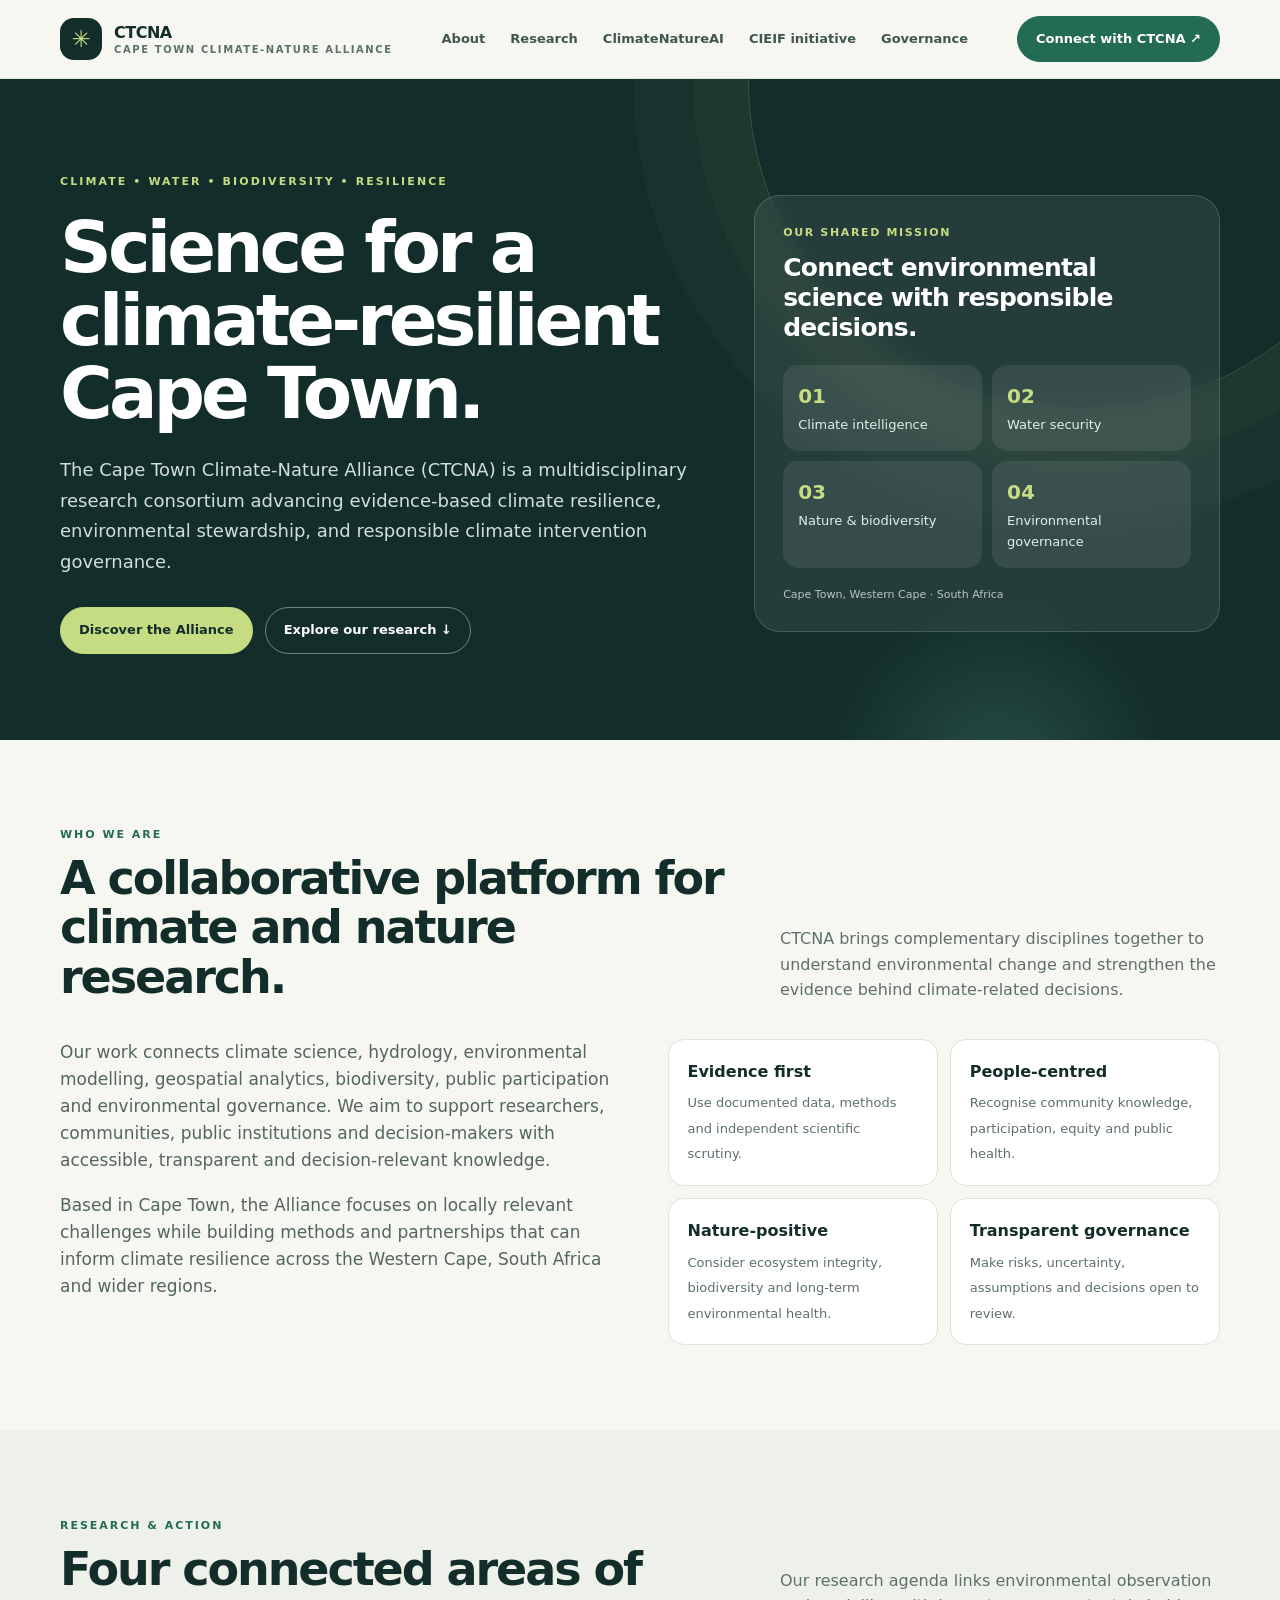
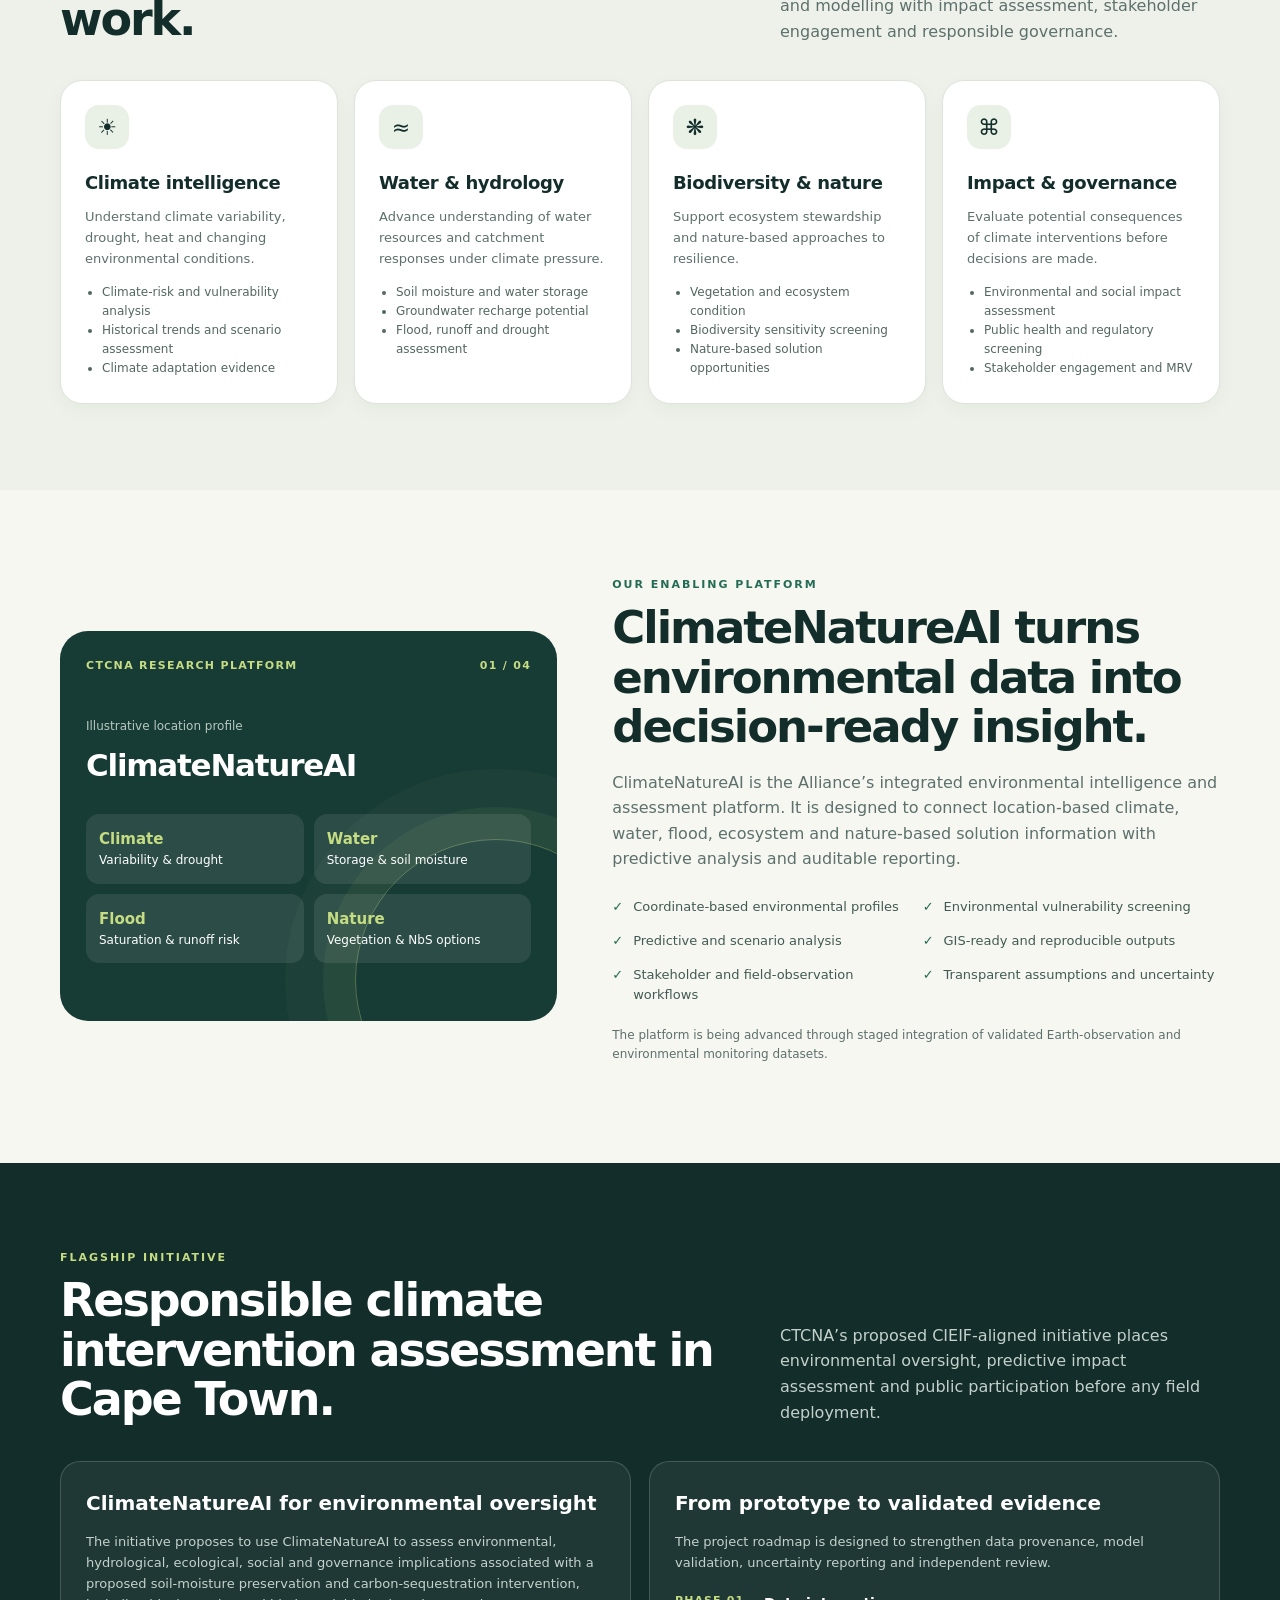
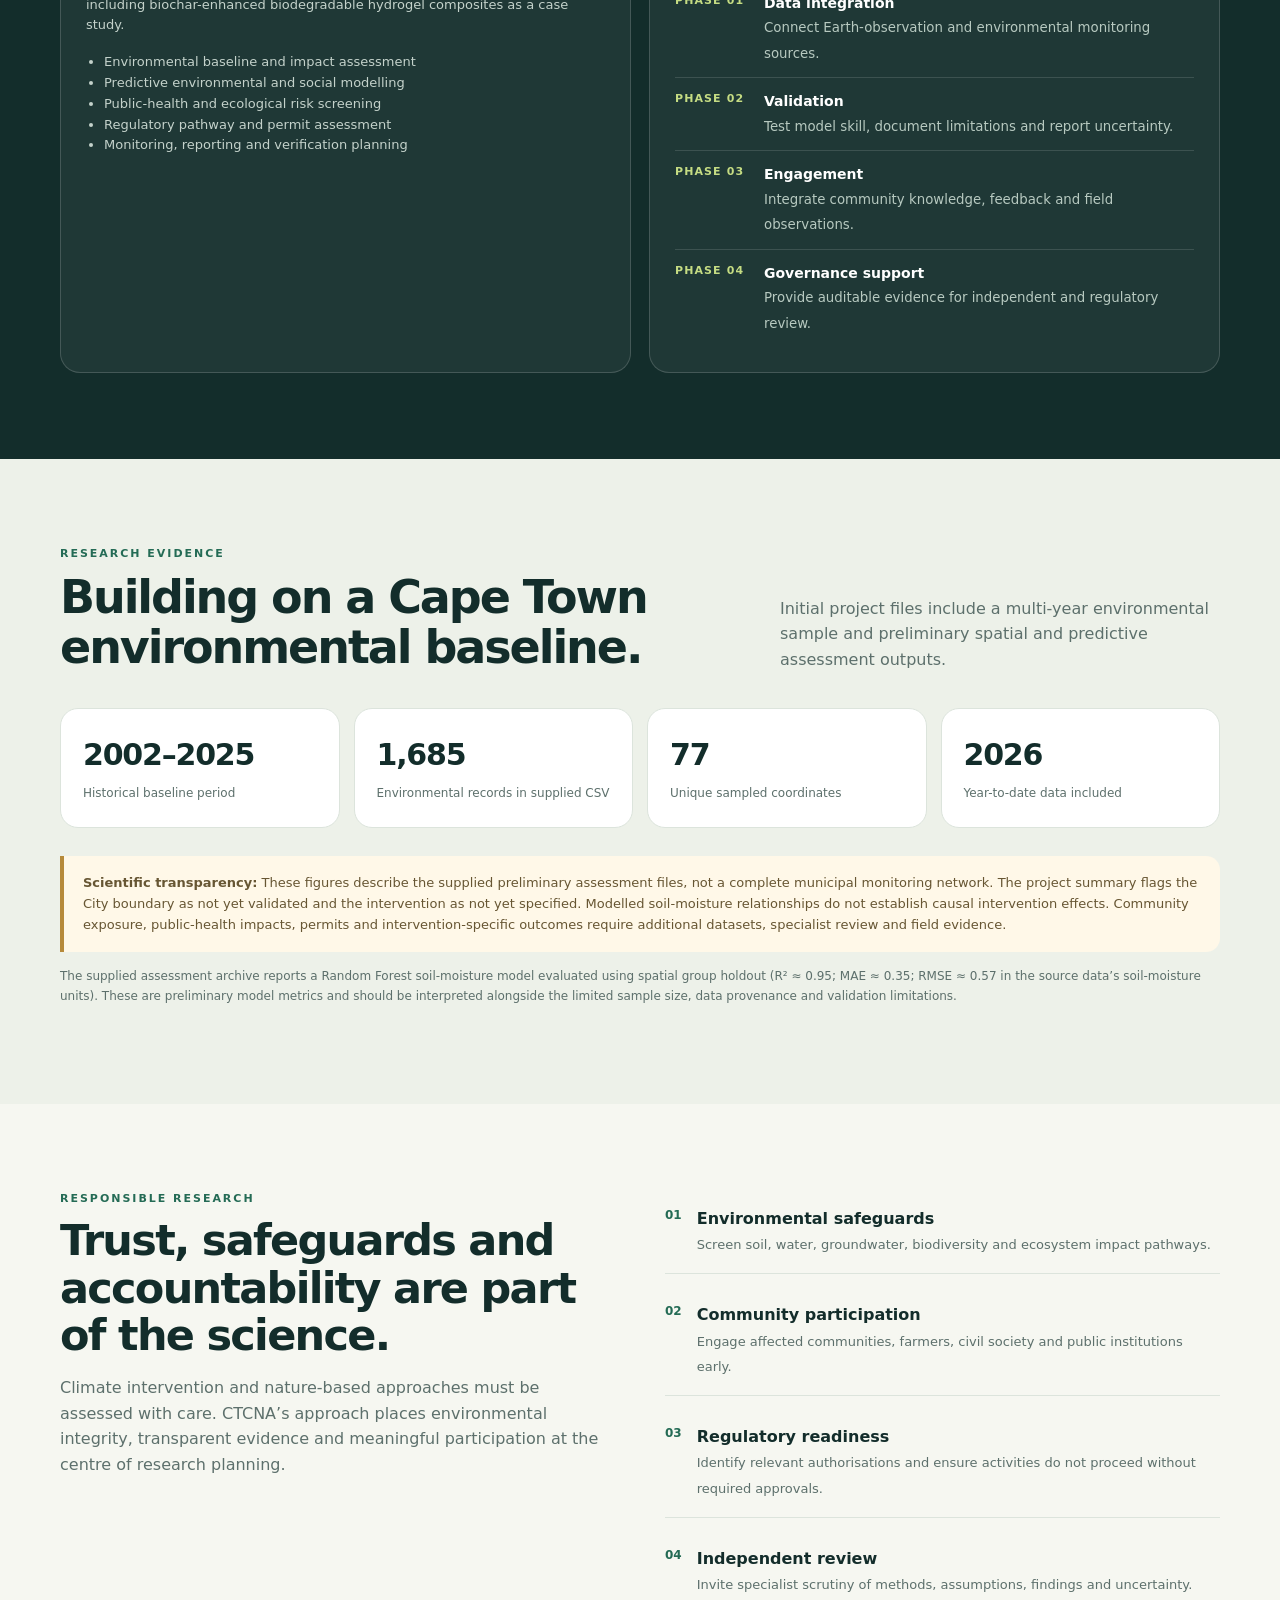
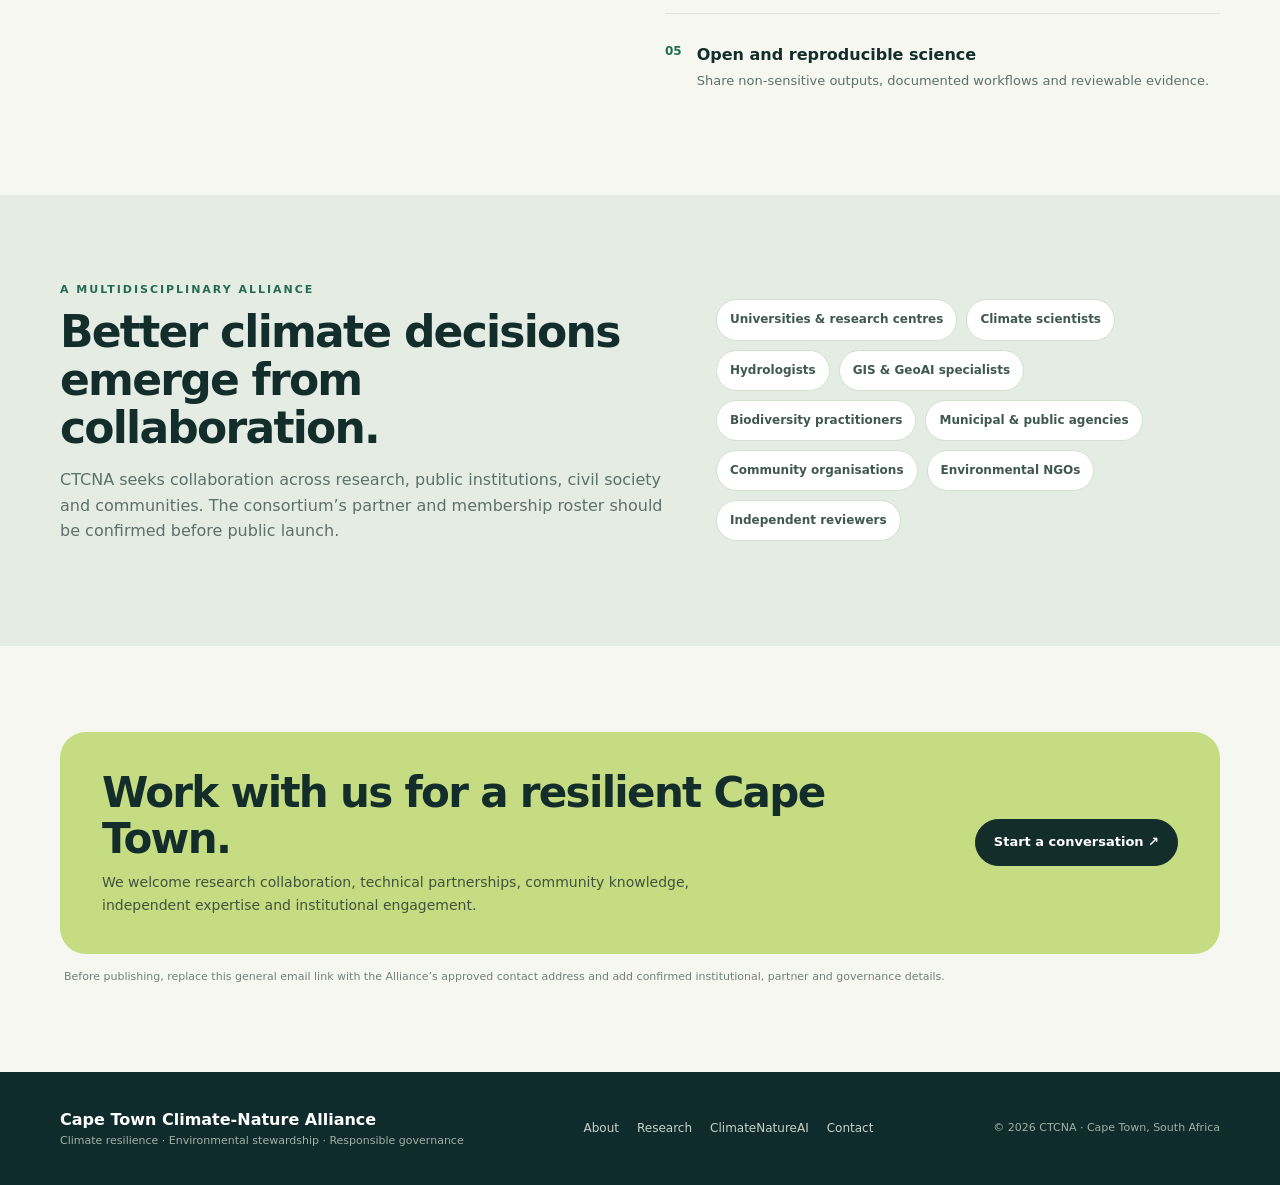
<file: index.html.html>
<!DOCTYPE html>
<html lang="en">
<head>
<meta charset="utf-8">
<meta name="viewport" content="width=device-width, initial-scale=1">
<meta name="description" content="Cape Town Climate-Nature Alliance — multidisciplinary research for climate resilience, environmental stewardship and responsible climate intervention governance.">
<meta name="theme-color" content="#102b2b">
<title>Cape Town Climate-Nature Alliance (CTCNA)</title>
<style>
:root{--ink:#132d2b;--muted:#5d706c;--paper:#f6f7f1;--white:#fff;--green:#246b55;--lime:#c5dc83;--blue:#b9d9dc;--line:#dce4dc;--sand:#e9e4d4;--shadow:0 18px 50px rgba(13,43,38,.10);--radius:22px}
*{box-sizing:border-box}html{scroll-behavior:smooth}body{margin:0;background:var(--paper);color:var(--ink);font-family:Inter,ui-sans-serif,system-ui,-apple-system,BlinkMacSystemFont,"Segoe UI",sans-serif;line-height:1.6}a{color:inherit;text-decoration:none}button{font:inherit}.container{width:min(1160px,calc(100% - 44px));margin:auto}
header{position:sticky;top:0;z-index:20;background:rgba(246,247,241,.92);backdrop-filter:blur(14px);border-bottom:1px solid rgba(19,45,43,.09)}
.nav{height:78px;display:flex;align-items:center;justify-content:space-between;gap:24px}.brand{display:flex;align-items:center;gap:12px;font-weight:800;letter-spacing:-.03em}.brand-mark{width:42px;height:42px;border-radius:14px;background:var(--ink);display:grid;place-items:center;color:var(--lime);font-size:23px}.brand small{display:block;font-size:10px;letter-spacing:.16em;color:var(--muted);font-weight:700;margin-top:-3px}.navlinks{display:flex;align-items:center;gap:25px;font-size:13px;font-weight:650;color:#405650}.navlinks a:hover{color:var(--green)}.nav-cta,.btn{display:inline-flex;align-items:center;justify-content:center;padding:12px 18px;border-radius:999px;background:var(--green);color:white;font-weight:750;font-size:13px;border:1px solid var(--green);transition:.2s}.nav-cta:hover,.btn:hover{background:var(--ink);border-color:var(--ink);transform:translateY(-1px)}.menu-btn{display:none;background:none;border:0;color:var(--ink);font-size:25px}
.hero{position:relative;overflow:hidden;background:var(--ink);color:white;padding:94px 0 86px}.hero:before{content:"";position:absolute;width:660px;height:660px;border:1px solid rgba(197,220,131,.22);border-radius:50%;right:-130px;top:-330px;box-shadow:0 0 0 55px rgba(197,220,131,.035),0 0 0 115px rgba(197,220,131,.025)}.hero:after{content:"";position:absolute;width:360px;height:360px;border-radius:50%;background:radial-gradient(circle,rgba(81,151,119,.30),transparent 68%);right:8%;bottom:-210px}.hero-grid{position:relative;z-index:1;display:grid;grid-template-columns:1.15fr .85fr;gap:64px;align-items:center}.eyebrow{font-size:11px;text-transform:uppercase;letter-spacing:.19em;font-weight:800;color:var(--lime)}h1{font-size:clamp(42px,6vw,72px);line-height:1.02;letter-spacing:-.055em;margin:20px 0 24px;max-width:760px}.hero p{font-size:18px;line-height:1.7;color:#d2dfd9;max-width:660px;margin:0 0 30px}.hero-actions{display:flex;gap:12px;flex-wrap:wrap}.btn.light{background:var(--lime);color:var(--ink);border-color:var(--lime)}.btn.outline{background:transparent;border-color:rgba(255,255,255,.4);color:white}.hero-card{background:rgba(255,255,255,.075);border:1px solid rgba(255,255,255,.16);border-radius:26px;padding:28px;backdrop-filter:blur(10px)}.hero-card .mini{color:var(--lime);font-size:11px;text-transform:uppercase;letter-spacing:.15em;font-weight:800}.hero-card h2{font-size:25px;line-height:1.2;margin:12px 0 22px;letter-spacing:-.03em}.orbit{display:grid;grid-template-columns:1fr 1fr;gap:10px}.orbit div{padding:15px;border-radius:15px;background:rgba(255,255,255,.08);font-size:13px;color:#e4eee9}.orbit b{display:block;font-size:20px;color:var(--lime);margin-bottom:3px}.hero-note{font-size:11px;color:#b8c9c0;margin-top:18px}
section{padding:86px 0}.section-kicker{color:var(--green);font-size:11px;letter-spacing:.18em;text-transform:uppercase;font-weight:850}.section-head{display:flex;justify-content:space-between;align-items:end;gap:35px;margin-bottom:36px}.section-head h2{font-size:clamp(30px,4vw,46px);line-height:1.08;letter-spacing:-.045em;margin:10px 0 0;max-width:680px}.section-head p{color:var(--muted);max-width:440px;margin:0}.intro-grid{display:grid;grid-template-columns:1fr 1fr;gap:55px;align-items:start}.intro-grid p{font-size:17px;color:#526660;margin-top:0}.principles{display:grid;grid-template-columns:1fr 1fr;gap:12px}.principle{padding:19px;border:1px solid var(--line);border-radius:16px;background:white}.principle b{display:block;margin-bottom:5px}.principle span{font-size:13px;color:var(--muted)}
.pillars{background:#edf1e9}.cards{display:grid;grid-template-columns:repeat(4,1fr);gap:16px}.card{background:white;border:1px solid var(--line);border-radius:var(--radius);padding:24px;min-height:230px;box-shadow:0 6px 20px rgba(18,45,40,.035)}.card-icon{width:44px;height:44px;display:grid;place-items:center;border-radius:14px;background:#e9f1e7;font-size:22px;margin-bottom:20px}.card h3{font-size:18px;margin:0 0 9px;letter-spacing:-.02em}.card p{font-size:13px;color:var(--muted);margin:0}.card ul{padding-left:17px;margin:13px 0 0;font-size:12px;color:#536761}
.platform{display:grid;grid-template-columns:.9fr 1.1fr;gap:55px;align-items:center}.platform-visual{background:#173b35;border-radius:28px;padding:26px;color:white;min-height:390px;position:relative;overflow:hidden}.platform-visual:after{content:"";position:absolute;width:280px;height:280px;border:1px solid rgba(197,220,131,.35);border-radius:50%;right:-80px;bottom:-100px;box-shadow:0 0 0 32px rgba(197,220,131,.05),0 0 0 70px rgba(197,220,131,.035)}.visual-top{display:flex;justify-content:space-between;color:#c5dc83;font-size:11px;letter-spacing:.12em;text-transform:uppercase;font-weight:800}.coordinate{margin-top:42px;font-size:12px;color:#b7c9c0}.coordinate strong{display:block;font-size:31px;color:white;letter-spacing:-.04em;margin-top:5px}.visual-grid{display:grid;grid-template-columns:1fr 1fr;gap:10px;margin-top:24px;position:relative;z-index:1}.visual-grid div{padding:13px;background:rgba(255,255,255,.09);border-radius:13px;font-size:12px}.visual-grid b{display:block;color:var(--lime);font-size:15px}.platform-copy h2{font-size:clamp(30px,4vw,45px);letter-spacing:-.045em;line-height:1.1;margin:10px 0 18px}.platform-copy>p{color:var(--muted)}.checklist{display:grid;grid-template-columns:1fr 1fr;gap:13px;margin-top:25px}.check{display:flex;gap:10px;font-size:13px;color:#425a53}.check i{font-style:normal;color:var(--green);font-weight:900}
.project{background:var(--ink);color:white}.project .section-kicker{color:var(--lime)}.project .section-head p{color:#c3d1ca}.project-grid{display:grid;grid-template-columns:1fr 1fr;gap:18px}.project-box{border:1px solid rgba(255,255,255,.16);background:rgba(255,255,255,.055);border-radius:20px;padding:25px}.project-box h3{margin:0 0 10px;font-size:20px}.project-box p,.project-box li{color:#c4d2cb;font-size:13px}.project-box ul{padding-left:18px;margin-bottom:0}.phase-list{display:grid;gap:12px;margin-top:18px}.phase{display:grid;grid-template-columns:74px 1fr;gap:15px;padding-bottom:12px;border-bottom:1px solid rgba(255,255,255,.13)}.phase:last-child{border:0}.phase span{font-size:11px;color:var(--lime);font-weight:800;letter-spacing:.1em}.phase b{display:block;font-size:14px}.phase small{color:#b7c9c0}
.evidence{background:#edf1e9}.metrics{display:grid;grid-template-columns:repeat(4,1fr);gap:14px;margin:28px 0}.metric{background:white;border:1px solid var(--line);border-radius:18px;padding:22px}.metric strong{font-size:30px;letter-spacing:-.04em;display:block}.metric span{font-size:12px;color:var(--muted)}.notice{border-left:4px solid #b68a3a;background:#fff8e8;padding:17px 19px;border-radius:0 14px 14px 0;color:#675633;font-size:13px}.evidence-foot{font-size:12px;color:var(--muted);margin-top:15px}
.governance-grid{display:grid;grid-template-columns:1fr 1fr;gap:50px}.governance-grid h2{font-size:clamp(30px,4vw,43px);line-height:1.1;letter-spacing:-.04em;margin:10px 0 16px}.governance-grid p{color:var(--muted)}.governance-list{display:grid;gap:12px}.gov-item{display:flex;gap:15px;padding:16px 0;border-bottom:1px solid var(--line)}.gov-item:last-child{border:0}.gov-num{font-size:12px;color:var(--green);font-weight:900}.gov-item b{display:block}.gov-item span{font-size:13px;color:var(--muted)}
.partners{background:#e4ece4}.partner-band{display:grid;grid-template-columns:1.1fr .9fr;gap:40px;align-items:center}.partner-band h2{font-size:clamp(30px,4vw,44px);line-height:1.08;letter-spacing:-.04em;margin:10px 0}.partner-band p{color:var(--muted)}.partner-types{display:flex;flex-wrap:wrap;gap:9px}.partner-types span{background:white;border:1px solid #d4dfd4;padding:10px 13px;border-radius:999px;font-size:12px;font-weight:700;color:#40584f}
.contact{background:#f6f7f1}.contact-panel{background:var(--lime);border-radius:26px;padding:38px 42px;display:flex;justify-content:space-between;gap:30px;align-items:center}.contact-panel h2{font-size:clamp(28px,4vw,42px);letter-spacing:-.04em;line-height:1.1;margin:0 0 9px}.contact-panel p{margin:0;color:#40533d;max-width:600px;font-size:14px}.contact-panel .btn{background:var(--ink);border-color:var(--ink);white-space:nowrap}
footer{background:#102b2b;color:#c4d2cb;padding:35px 0}.footer-row{display:flex;justify-content:space-between;gap:25px;align-items:center}.footer-brand{font-weight:800;color:white}.footer-small{font-size:11px;color:#9eb1a8}.footer-links{display:flex;gap:18px;font-size:12px}.footer-links a:hover{color:var(--lime)}
@media(max-width:900px){.hero-grid,.platform,.intro-grid,.governance-grid,.partner-band{grid-template-columns:1fr}.hero-grid{gap:35px}.cards{grid-template-columns:repeat(2,1fr)}.section-head{display:block}.section-head p{margin-top:15px}.hero-card{max-width:600px}.platform-visual{min-height:330px}.contact-panel{align-items:flex-start;flex-direction:column}}
@media(max-width:650px){.container{width:min(100% - 30px,1160px)}.nav{height:68px}.menu-btn{display:block}.navlinks{display:none;position:absolute;top:68px;left:0;right:0;padding:20px 22px 24px;background:var(--paper);border-bottom:1px solid var(--line);flex-direction:column;align-items:flex-start;gap:17px}.navlinks.open{display:flex}.nav-cta{display:none}.hero{padding:70px 0 62px}.hero p{font-size:16px}.hero-card{padding:21px}.cards{grid-template-columns:1fr}.card{min-height:auto}.metrics{grid-template-columns:1fr 1fr}.checklist{grid-template-columns:1fr}.project-grid{grid-template-columns:1fr}.contact-panel{padding:28px 23px}.footer-row{align-items:flex-start;flex-direction:column}.orbit{gap:8px}.orbit div{padding:12px}}
@media(prefers-reduced-motion:reduce){html{scroll-behavior:auto}*{transition:none!important}}
</style>
</head>
<body>
<header>
  <div class="container nav">
    <a class="brand" href="#home" aria-label="CTCNA home"><span class="brand-mark">✳</span><span>CTCNA<small>CAPE TOWN CLIMATE-NATURE ALLIANCE</small></span></a>
    <button class="menu-btn" id="menuBtn" aria-label="Open navigation" aria-expanded="false">☰</button>
    <nav class="navlinks" id="navLinks" aria-label="Main navigation">
      <a href="#about">About</a><a href="#research">Research</a><a href="#platform">ClimateNatureAI</a><a href="#project">CIEIF initiative</a><a href="#governance">Governance</a>
    </nav>
    <a class="nav-cta" href="#contact">Connect with CTCNA ↗</a>
  </div>
</header>

<main>
<section class="hero" id="home">
  <div class="container hero-grid">
    <div>
      <div class="eyebrow">Climate • Water • Biodiversity • Resilience</div>
      <h1>Science for a climate-resilient Cape Town.</h1>
      <p>The Cape Town Climate-Nature Alliance (CTCNA) is a multidisciplinary research consortium advancing evidence-based climate resilience, environmental stewardship, and responsible climate intervention governance.</p>
      <div class="hero-actions"><a class="btn light" href="#about">Discover the Alliance</a><a class="btn outline" href="#research">Explore our research ↓</a></div>
    </div>
    <aside class="hero-card" aria-label="Alliance focus areas">
      <div class="mini">Our shared mission</div>
      <h2>Connect environmental science with responsible decisions.</h2>
      <div class="orbit">
        <div><b>01</b>Climate intelligence</div><div><b>02</b>Water security</div>
        <div><b>03</b>Nature & biodiversity</div><div><b>04</b>Environmental governance</div>
      </div>
      <div class="hero-note">Cape Town, Western Cape · South Africa</div>
    </aside>
  </div>
</section>

<section id="about">
  <div class="container">
    <div class="section-head"><div><div class="section-kicker">Who we are</div><h2>A collaborative platform for climate and nature research.</h2></div><p>CTCNA brings complementary disciplines together to understand environmental change and strengthen the evidence behind climate-related decisions.</p></div>
    <div class="intro-grid">
      <div><p>Our work connects climate science, hydrology, environmental modelling, geospatial analytics, biodiversity, public participation and environmental governance. We aim to support researchers, communities, public institutions and decision-makers with accessible, transparent and decision-relevant knowledge.</p><p>Based in Cape Town, the Alliance focuses on locally relevant challenges while building methods and partnerships that can inform climate resilience across the Western Cape, South Africa and wider regions.</p></div>
      <div class="principles">
        <div class="principle"><b>Evidence first</b><span>Use documented data, methods and independent scientific scrutiny.</span></div>
        <div class="principle"><b>People-centred</b><span>Recognise community knowledge, participation, equity and public health.</span></div>
        <div class="principle"><b>Nature-positive</b><span>Consider ecosystem integrity, biodiversity and long-term environmental health.</span></div>
        <div class="principle"><b>Transparent governance</b><span>Make risks, uncertainty, assumptions and decisions open to review.</span></div>
      </div>
    </div>
  </div>
</section>

<section class="pillars" id="research">
  <div class="container">
    <div class="section-head"><div><div class="section-kicker">Research & action</div><h2>Four connected areas of work.</h2></div><p>Our research agenda links environmental observation and modelling with impact assessment, stakeholder engagement and responsible governance.</p></div>
    <div class="cards">
      <article class="card"><div class="card-icon">☀</div><h3>Climate intelligence</h3><p>Understand climate variability, drought, heat and changing environmental conditions.</p><ul><li>Climate-risk and vulnerability analysis</li><li>Historical trends and scenario assessment</li><li>Climate adaptation evidence</li></ul></article>
      <article class="card"><div class="card-icon">≈</div><h3>Water & hydrology</h3><p>Advance understanding of water resources and catchment responses under climate pressure.</p><ul><li>Soil moisture and water storage</li><li>Groundwater recharge potential</li><li>Flood, runoff and drought assessment</li></ul></article>
      <article class="card"><div class="card-icon">❋</div><h3>Biodiversity & nature</h3><p>Support ecosystem stewardship and nature-based approaches to resilience.</p><ul><li>Vegetation and ecosystem condition</li><li>Biodiversity sensitivity screening</li><li>Nature-based solution opportunities</li></ul></article>
      <article class="card"><div class="card-icon">⌘</div><h3>Impact & governance</h3><p>Evaluate potential consequences of climate interventions before decisions are made.</p><ul><li>Environmental and social impact assessment</li><li>Public health and regulatory screening</li><li>Stakeholder engagement and MRV</li></ul></article>
    </div>
  </div>
</section>

<section id="platform">
  <div class="container platform">
    <div class="platform-visual">
      <div class="visual-top"><span>CTCNA research platform</span><span>01 / 04</span></div>
      <div class="coordinate">Illustrative location profile<strong>ClimateNatureAI</strong></div>
      <div class="visual-grid">
        <div><b>Climate</b>Variability & drought</div><div><b>Water</b>Storage & soil moisture</div>
        <div><b>Flood</b>Saturation & runoff risk</div><div><b>Nature</b>Vegetation & NbS options</div>
      </div>
    </div>
    <div class="platform-copy">
      <div class="section-kicker">Our enabling platform</div>
      <h2>ClimateNatureAI turns environmental data into decision-ready insight.</h2>
      <p>ClimateNatureAI is the Alliance’s integrated environmental intelligence and assessment platform. It is designed to connect location-based climate, water, flood, ecosystem and nature-based solution information with predictive analysis and auditable reporting.</p>
      <div class="checklist">
        <div class="check"><i>✓</i><span>Coordinate-based environmental profiles</span></div>
        <div class="check"><i>✓</i><span>Environmental vulnerability screening</span></div>
        <div class="check"><i>✓</i><span>Predictive and scenario analysis</span></div>
        <div class="check"><i>✓</i><span>GIS-ready and reproducible outputs</span></div>
        <div class="check"><i>✓</i><span>Stakeholder and field-observation workflows</span></div>
        <div class="check"><i>✓</i><span>Transparent assumptions and uncertainty</span></div>
      </div>
      <p style="font-size:12px;margin-top:20px">The platform is being advanced through staged integration of validated Earth-observation and environmental monitoring datasets.</p>
    </div>
  </div>
</section>

<section class="project" id="project">
  <div class="container">
    <div class="section-head"><div><div class="section-kicker">Flagship initiative</div><h2>Responsible climate intervention assessment in Cape Town.</h2></div><p>CTCNA’s proposed CIEIF-aligned initiative places environmental oversight, predictive impact assessment and public participation before any field deployment.</p></div>
    <div class="project-grid">
      <div class="project-box">
        <h3>ClimateNatureAI for environmental oversight</h3>
        <p>The initiative proposes to use ClimateNatureAI to assess environmental, hydrological, ecological, social and governance implications associated with a proposed soil-moisture preservation and carbon-sequestration intervention, including biochar-enhanced biodegradable hydrogel composites as a case study.</p>
        <ul><li>Environmental baseline and impact assessment</li><li>Predictive environmental and social modelling</li><li>Public-health and ecological risk screening</li><li>Regulatory pathway and permit assessment</li><li>Monitoring, reporting and verification planning</li></ul>
      </div>
      <div class="project-box">
        <h3>From prototype to validated evidence</h3>
        <p>The project roadmap is designed to strengthen data provenance, model validation, uncertainty reporting and independent review.</p>
        <div class="phase-list">
          <div class="phase"><span>PHASE 01</span><div><b>Data integration</b><small>Connect Earth-observation and environmental monitoring sources.</small></div></div>
          <div class="phase"><span>PHASE 02</span><div><b>Validation</b><small>Test model skill, document limitations and report uncertainty.</small></div></div>
          <div class="phase"><span>PHASE 03</span><div><b>Engagement</b><small>Integrate community knowledge, feedback and field observations.</small></div></div>
          <div class="phase"><span>PHASE 04</span><div><b>Governance support</b><small>Provide auditable evidence for independent and regulatory review.</small></div></div>
        </div>
      </div>
    </div>
  </div>
</section>

<section class="evidence">
  <div class="container">
    <div class="section-head"><div><div class="section-kicker">Research evidence</div><h2>Building on a Cape Town environmental baseline.</h2></div><p>Initial project files include a multi-year environmental sample and preliminary spatial and predictive assessment outputs.</p></div>
    <div class="metrics">
      <div class="metric"><strong>2002–2025</strong><span>Historical baseline period</span></div>
      <div class="metric"><strong>1,685</strong><span>Environmental records in supplied CSV</span></div>
      <div class="metric"><strong>77</strong><span>Unique sampled coordinates</span></div>
      <div class="metric"><strong>2026</strong><span>Year-to-date data included</span></div>
    </div>
    <div class="notice"><b>Scientific transparency:</b> These figures describe the supplied preliminary assessment files, not a complete municipal monitoring network. The project summary flags the City boundary as not yet validated and the intervention as not yet specified. Modelled soil-moisture relationships do not establish causal intervention effects. Community exposure, public-health impacts, permits and intervention-specific outcomes require additional datasets, specialist review and field evidence.</div>
    <p class="evidence-foot">The supplied assessment archive reports a Random Forest soil-moisture model evaluated using spatial group holdout (R² ≈ 0.95; MAE ≈ 0.35; RMSE ≈ 0.57 in the source data’s soil-moisture units). These are preliminary model metrics and should be interpreted alongside the limited sample size, data provenance and validation limitations.</p>
  </div>
</section>

<section id="governance">
  <div class="container governance-grid">
    <div>
      <div class="section-kicker">Responsible research</div>
      <h2>Trust, safeguards and accountability are part of the science.</h2>
      <p>Climate intervention and nature-based approaches must be assessed with care. CTCNA’s approach places environmental integrity, transparent evidence and meaningful participation at the centre of research planning.</p>
    </div>
    <div class="governance-list">
      <div class="gov-item"><div class="gov-num">01</div><div><b>Environmental safeguards</b><span>Screen soil, water, groundwater, biodiversity and ecosystem impact pathways.</span></div></div>
      <div class="gov-item"><div class="gov-num">02</div><div><b>Community participation</b><span>Engage affected communities, farmers, civil society and public institutions early.</span></div></div>
      <div class="gov-item"><div class="gov-num">03</div><div><b>Regulatory readiness</b><span>Identify relevant authorisations and ensure activities do not proceed without required approvals.</span></div></div>
      <div class="gov-item"><div class="gov-num">04</div><div><b>Independent review</b><span>Invite specialist scrutiny of methods, assumptions, findings and uncertainty.</span></div></div>
      <div class="gov-item"><div class="gov-num">05</div><div><b>Open and reproducible science</b><span>Share non-sensitive outputs, documented workflows and reviewable evidence.</span></div></div>
    </div>
  </div>
</section>

<section class="partners">
  <div class="container partner-band">
    <div><div class="section-kicker">A multidisciplinary alliance</div><h2>Better climate decisions emerge from collaboration.</h2><p>CTCNA seeks collaboration across research, public institutions, civil society and communities. The consortium’s partner and membership roster should be confirmed before public launch.</p></div>
    <div class="partner-types"><span>Universities & research centres</span><span>Climate scientists</span><span>Hydrologists</span><span>GIS & GeoAI specialists</span><span>Biodiversity practitioners</span><span>Municipal & public agencies</span><span>Community organisations</span><span>Environmental NGOs</span><span>Independent reviewers</span></div>
  </div>
</section>

<section class="contact" id="contact">
  <div class="container">
    <div class="contact-panel">
      <div><h2>Work with us for a resilient Cape Town.</h2><p>We welcome research collaboration, technical partnerships, community knowledge, independent expertise and institutional engagement.</p></div>
      <a class="btn" href="mailto:?subject=CTCNA%20Research%20Collaboration&body=I%20would%20like%20to%20learn%20more%20about%20the%20Cape%20Town%20Climate-Nature%20Alliance.">Start a conversation ↗</a>
    </div>
    <p style="font-size:11px;color:#71817b;margin:14px 4px 0">Before publishing, replace this general email link with the Alliance’s approved contact address and add confirmed institutional, partner and governance details.</p>
  </div>
</section>
</main>

<footer>
  <div class="container footer-row">
    <div><div class="footer-brand">Cape Town Climate-Nature Alliance</div><div class="footer-small">Climate resilience · Environmental stewardship · Responsible governance</div></div>
    <div class="footer-links"><a href="#about">About</a><a href="#research">Research</a><a href="#platform">ClimateNatureAI</a><a href="#contact">Contact</a></div>
    <div class="footer-small">© <span id="year"></span> CTCNA · Cape Town, South Africa</div>
  </div>
</footer>
<script>
const menuBtn=document.getElementById('menuBtn');
const navLinks=document.getElementById('navLinks');
menuBtn.addEventListener('click',()=>{const open=navLinks.classList.toggle('open');menuBtn.setAttribute('aria-expanded',String(open));menuBtn.textContent=open?'×':'☰';});
navLinks.querySelectorAll('a').forEach(link=>link.addEventListener('click',()=>{navLinks.classList.remove('open');menuBtn.setAttribute('aria-expanded','false');menuBtn.textContent='☰';}));
document.getElementById('year').textContent=new Date().getFullYear();
</script>
</body>
</html>
</file>
